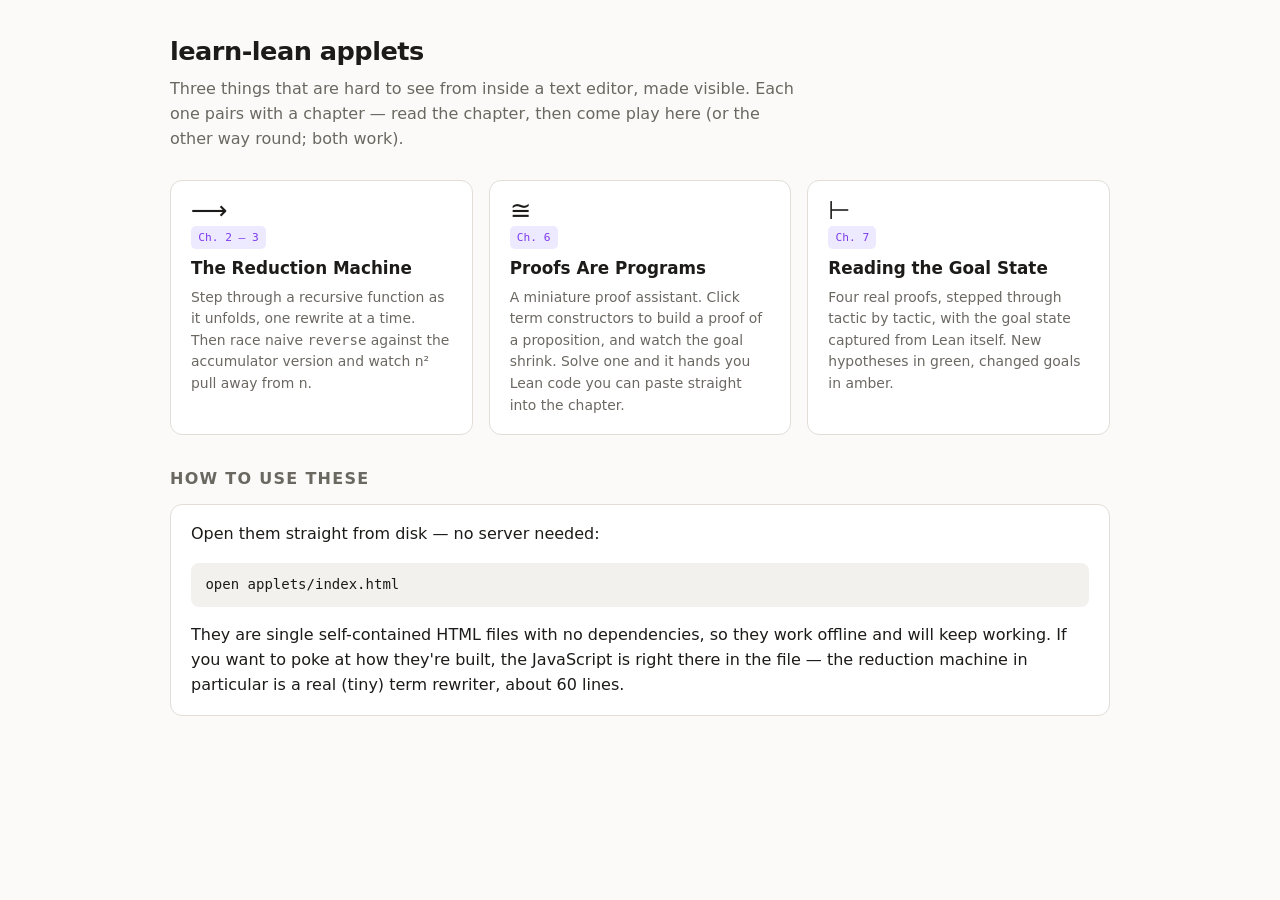
<file: applets/index.html>
<!doctype html>
<html lang="en">
<head>
<meta charset="utf-8">
<meta name="viewport" content="width=device-width, initial-scale=1">
<title>learn-lean applets</title>
<link rel="stylesheet" href="style.css">
<style>
  .cards { display: grid; grid-template-columns: repeat(auto-fit, minmax(260px, 1fr)); gap: 1rem; }
  .card {
    display: block; text-decoration: none; color: inherit;
    background: var(--panel); border: 1px solid var(--line);
    border-radius: 12px; padding: 1.1rem 1.25rem;
    transition: border-color .15s, transform .15s;
  }
  .card:hover { border-color: var(--accent); transform: translateY(-2px); }
  .card h3 { margin: .4rem 0 .35rem; font-size: 1.05rem; }
  .card p { margin: 0; font-size: .87rem; color: var(--ink-dim); }
  .chip {
    display: inline-block; font-family: var(--mono); font-size: .7rem;
    background: var(--accent-soft); color: var(--accent);
    padding: .15rem .45rem; border-radius: 5px;
  }
  .glyph { font-size: 1.6rem; line-height: 1; }
</style>
</head>
<body>
<div class="wrap">
<header>
  <h1>learn-lean applets</h1>
  <p class="sub">
    Three things that are hard to see from inside a text editor, made
    visible. Each one pairs with a chapter — read the chapter, then come
    play here (or the other way round; both work).
  </p>
</header>

<div class="cards">
  <a class="card" href="reduction.html">
    <div class="glyph">⟶</div>
    <span class="chip">Ch. 2 – 3</span>
    <h3>The Reduction Machine</h3>
    <p>Step through a recursive function as it unfolds, one rewrite at a
       time. Then race naive <code>reverse</code> against the accumulator
       version and watch n² pull away from n.</p>
  </a>

  <a class="card" href="curry-howard.html">
    <div class="glyph">≅</div>
    <span class="chip">Ch. 6</span>
    <h3>Proofs Are Programs</h3>
    <p>A miniature proof assistant. Click term constructors to build a
       proof of a proposition, and watch the goal shrink. Solve one and it
       hands you Lean code you can paste straight into the chapter.</p>
  </a>

  <a class="card" href="tactic-state.html">
    <div class="glyph">⊢</div>
    <span class="chip">Ch. 7</span>
    <h3>Reading the Goal State</h3>
    <p>Four real proofs, stepped through tactic by tactic, with the goal
       state captured from Lean itself. New hypotheses in green, changed
       goals in amber.</p>
  </a>
</div>

<h2>How to use these</h2>
<div class="panel">
<p style="margin-top:0">
  Open them straight from disk — no server needed:
</p>
<pre class="mono" style="background:var(--panel-2);padding:.7rem .9rem;border-radius:8px;overflow-x:auto">open applets/index.html</pre>
<p style="margin-bottom:0">
  They are single self-contained HTML files with no dependencies, so they
  work offline and will keep working. If you want to poke at how they're
  built, the JavaScript is right there in the file — the reduction machine
  in particular is a real (tiny) term rewriter, about 60 lines.
</p>
</div>
</div>
</body>
</html>
</file>
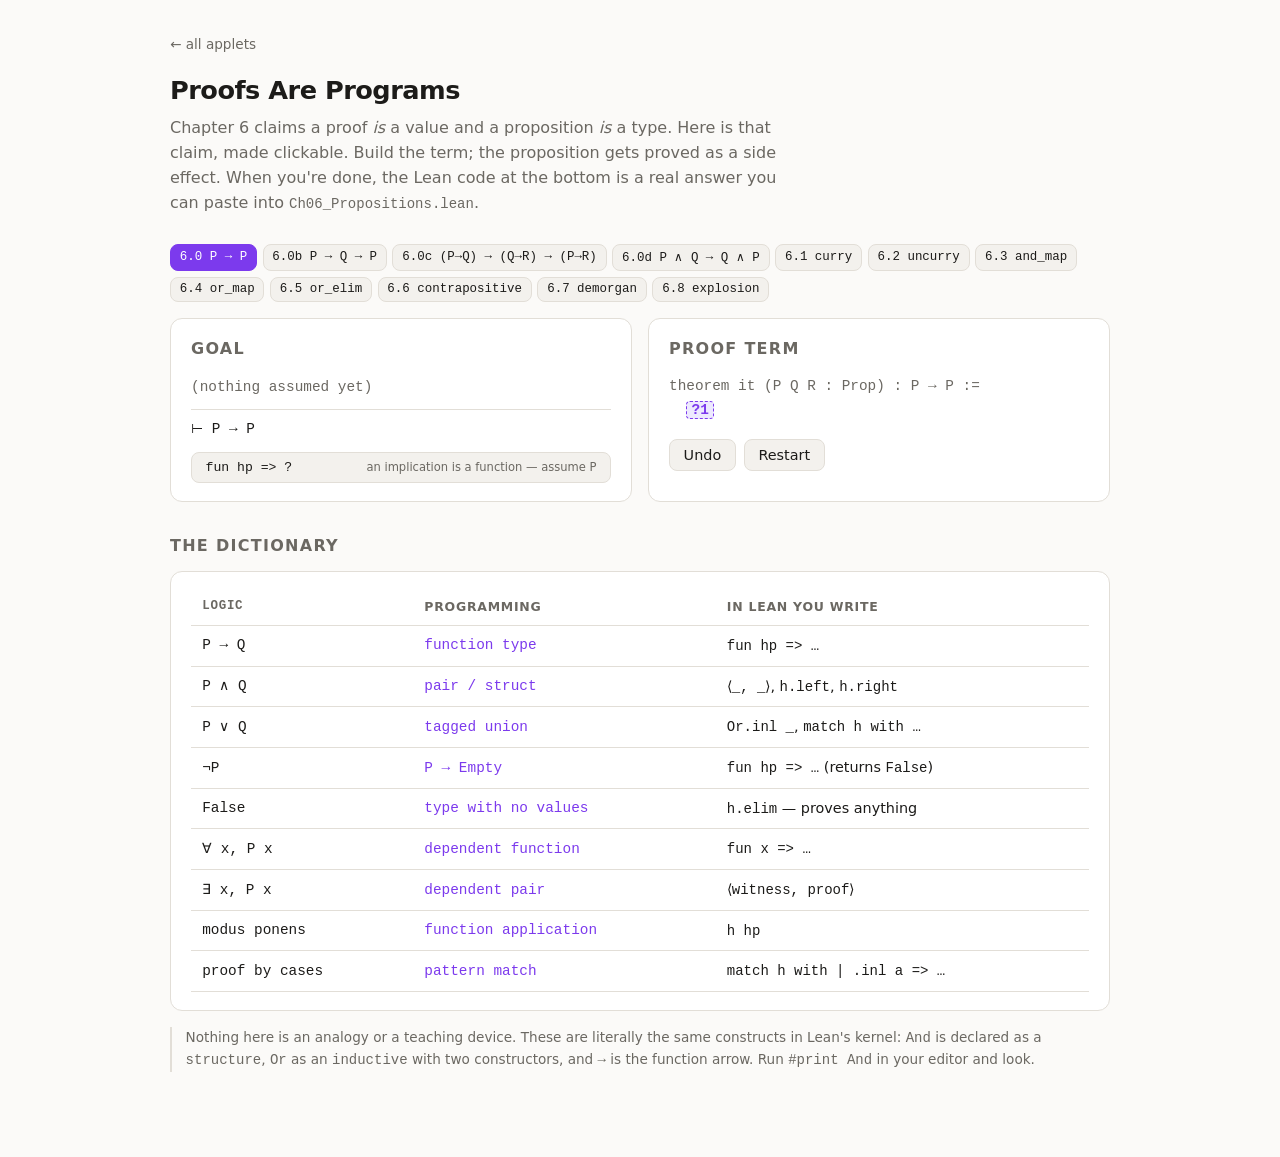
<file: applets/curry-howard.html>
<!doctype html>
<html lang="en">
<head>
<meta charset="utf-8">
<meta name="viewport" content="width=device-width, initial-scale=1">
<title>Proofs Are Programs — learn-lean</title>
<link rel="stylesheet" href="style.css">
<style>
  .split { display: grid; grid-template-columns: 1fr 1fr; gap: 1rem; }
  @media (max-width: 780px) { .split { grid-template-columns: 1fr; } }

  .goalbox { font-family: var(--mono); font-size: .9rem; }
  .ctx-line { padding: .15rem 0; }
  .ctx-line .nm { color: var(--accent); }
  .turnstile { border-top: 1px solid var(--line); margin: .5rem 0; padding-top: .5rem; }
  .goal-empty { color: var(--good); font-family: var(--sans); font-size: .9rem; }

  .term {
    font-family: var(--mono); font-size: .9rem;
    white-space: pre-wrap; word-break: break-word; line-height: 1.7;
  }
  .hole {
    background: var(--warn-soft); color: var(--warn);
    border: 1px dashed var(--warn); border-radius: 4px;
    padding: 0 .3em; font-weight: 600;
  }
  .hole.active { background: var(--accent-soft); color: var(--accent); border-color: var(--accent); }

  .moves { display: flex; flex-direction: column; gap: .4rem; margin-top: .75rem; }
  .move {
    text-align: left; font-family: var(--mono); font-size: .82rem;
    display: flex; justify-content: space-between; gap: 1rem; align-items: baseline;
  }
  .move .why { font-family: var(--sans); font-size: .72rem; color: var(--ink-dim); }

  .won {
    background: var(--good-soft); border-color: var(--good);
    color: var(--good); font-family: var(--sans); font-size: .9rem;
    padding: .7rem .9rem; border-radius: 8px; margin-top: .75rem;
  }
  .won code { color: var(--ink); display: block; margin-top: .4rem; }

  .puzzlist { display: flex; flex-wrap: wrap; gap: .35rem; margin-bottom: 1rem; }
  .puzzlist button { font-family: var(--mono); font-size: .78rem; padding: .3rem .55rem; }
  .puzzlist button.solved { border-color: var(--good); color: var(--good); }
  .puzzlist button.cur { background: var(--accent); color: #fff; border-color: var(--accent); }

  .corr td:first-child, .corr th:first-child { font-family: var(--mono); }
  .corr td:nth-child(2) { font-family: var(--mono); color: var(--accent); }
</style>
</head>
<body>
<div class="wrap">
<a class="back" href="index.html">← all applets</a>
<header>
  <h1>Proofs Are Programs</h1>
  <p class="sub">
    Chapter 6 claims a proof <em>is</em> a value and a proposition <em>is</em>
    a type. Here is that claim, made clickable. Build the term; the
    proposition gets proved as a side effect. When you're done, the Lean
    code at the bottom is a real answer you can paste into
    <code>Ch06_Propositions.lean</code>.
  </p>
</header>

<div class="puzzlist" id="puzzles"></div>

<div class="split">
  <div class="panel">
    <h2 style="margin-top:0">Goal</h2>
    <div class="goalbox" id="goal"></div>
    <div class="moves" id="moves"></div>
  </div>
  <div class="panel">
    <h2 style="margin-top:0">Proof term</h2>
    <div class="term" id="term"></div>
    <div id="won"></div>
    <div class="controls" style="margin-top:1rem; margin-bottom:0">
      <button id="undo">Undo</button>
      <button id="restart">Restart</button>
    </div>
  </div>
</div>

<h2>The dictionary</h2>
<div class="panel scroll-x">
<table class="corr">
  <tr><th>Logic</th><th>Programming</th><th>In Lean you write</th></tr>
  <tr><td>P → Q</td><td>function type</td><td><code>fun hp => …</code></td></tr>
  <tr><td>P ∧ Q</td><td>pair / struct</td><td><code>⟨_, _⟩</code>, <code>h.left</code>, <code>h.right</code></td></tr>
  <tr><td>P ∨ Q</td><td>tagged union</td><td><code>Or.inl _</code>, <code>match h with …</code></td></tr>
  <tr><td>¬P</td><td>P → Empty</td><td><code>fun hp => …</code> (returns <code>False</code>)</td></tr>
  <tr><td>False</td><td>type with no values</td><td><code>h.elim</code> — proves anything</td></tr>
  <tr><td>∀ x, P x</td><td>dependent function</td><td><code>fun x => …</code></td></tr>
  <tr><td>∃ x, P x</td><td>dependent pair</td><td><code>⟨witness, proof⟩</code></td></tr>
  <tr><td>modus ponens</td><td>function application</td><td><code>h hp</code></td></tr>
  <tr><td>proof by cases</td><td>pattern match</td><td><code>match h with | .inl a => … </code></td></tr>
</table>
</div>
<p class="note">
  Nothing here is an analogy or a teaching device. These are literally the
  same constructs in Lean's kernel: <code>And</code> is declared as a
  <code>structure</code>, <code>Or</code> as an <code>inductive</code> with
  two constructors, and <code>→</code> is the function arrow. Run
  <code>#print And</code> in your editor and look.
</p>
</div>

<script>
/* ========== propositions ========== */
const A  = n => ({ k: 'atom', n });
const IMP = (a, b) => ({ k: 'imp', a, b });
const AND = (a, b) => ({ k: 'and', a, b });
const OR  = (a, b) => ({ k: 'or', a, b });
const FALSE = { k: 'false' };
const NOT = a => IMP(a, FALSE);

const P = A('P'), Q = A('Q'), R = A('R');

const eq = (x, y) =>
  x.k !== y.k ? false :
  x.k === 'atom' ? x.n === y.n :
  x.k === 'false' ? true :
  eq(x.a, y.a) && eq(x.b, y.b);

/* precedence: ¬ 4 > ∧ 3 > ∨ 2 > → 1 */
function show(t, prec = 0) {
  let s, p;
  if (t.k === 'atom')  return t.n;
  if (t.k === 'false') return 'False';
  if (t.k === 'imp' && t.b.k === 'false') { s = '¬' + show(t.a, 4); p = 4; }
  else if (t.k === 'imp') { s = show(t.a, 2) + ' → ' + show(t.b, 1); p = 1; }
  else if (t.k === 'and') { s = show(t.a, 4) + ' ∧ ' + show(t.b, 4); p = 3; }
  else { s = show(t.a, 3) + ' ∨ ' + show(t.b, 3); p = 2; }
  return prec > p ? '(' + s + ')' : s;
}

/* ========== proof terms with holes ========== */
let holeSeq = 0;
const hole = (ctx, goal) => ({ k: 'hole', id: ++holeSeq, ctx, goal });

function renderTerm(t, activeId) {
  const h = s => `<span class="hole${t.id === activeId ? ' active' : ''}">${s}</span>`;
  switch (t.k) {
    case 'hole': return h('?' + t.id);
    case 'var':  return t.name;
    case 'lam':  return `fun ${t.binder} => ${renderTerm(t.body, activeId)}`;
    case 'pair': return `⟨${renderTerm(t.a, activeId)}, ${renderTerm(t.b, activeId)}⟩`;
    case 'inl':  return `Or.inl ${par(t.e, activeId)}`;
    case 'inr':  return `Or.inr ${par(t.e, activeId)}`;
    case 'app':  return [t.fn, ...t.args.map(a => par(a, activeId))].join(' ');
    case 'elim': return t.args.length
      ? `(${[t.fn, ...t.args.map(a => par(a, activeId))].join(' ')}).elim`
      : `${t.fn}.elim`;
    case 'match':
      return `match ${t.scrut} with\n`
        + `  | Or.inl ${t.ln} => ${renderTerm(t.lb, activeId)}\n`
        + `  | Or.inr ${t.rn} => ${renderTerm(t.rb, activeId)}`;
  }
}
const par = (t, a) => {
  const s = renderTerm(t, a);
  const simple = t.k === 'hole' || t.k === 'var';
  return simple ? s : '(' + s + ')';
};

function firstHole(t) {
  switch (t.k) {
    case 'hole': return t;
    case 'lam':  return firstHole(t.body);
    case 'pair': return firstHole(t.a) || firstHole(t.b);
    case 'inl': case 'inr': return firstHole(t.e);
    case 'app': case 'elim':
      for (const a of t.args) { const h = firstHole(a); if (h) return h; }
      return null;
    case 'match': return firstHole(t.lb) || firstHole(t.rb);
    default: return null;
  }
}

function fill(t, id, val) {
  if (t.k === 'hole') return t.id === id ? val : t;
  const c = { ...t };
  if (t.k === 'lam') c.body = fill(t.body, id, val);
  if (t.k === 'pair') { c.a = fill(t.a, id, val); c.b = fill(t.b, id, val); }
  if (t.k === 'inl' || t.k === 'inr') c.e = fill(t.e, id, val);
  if (t.k === 'app' || t.k === 'elim') c.args = t.args.map(a => fill(a, id, val));
  if (t.k === 'match') { c.lb = fill(t.lb, id, val); c.rb = fill(t.rb, id, val); }
  return c;
}

/* ========== available moves for a goal ========== */
function nameFor(type, ctx) {
  const base = type.k === 'atom' ? 'h' + type.n.toLowerCase()
             : type.k === 'imp' && type.b.k === 'false' ? 'hn'
             : 'h';
  let n = base, i = 1;
  while (ctx.some(c => c.name === n)) n = base + (++i);
  return n;
}

function moves(g) {
  const out = [];
  const { ctx, goal } = g;

  if (goal.k === 'imp') {
    const nm = nameFor(goal.a, ctx);
    out.push({
      label: `fun ${nm} => ?`,
      why: goal.b.k === 'false'
        ? `to prove ¬${show(goal.a,4)}, take a proof of ${show(goal.a)} and derive False`
        : `an implication is a function — assume ${show(goal.a)}`,
      apply: () => ({ k: 'lam', binder: nm,
        body: hole(ctx.concat({ name: nm, type: goal.a }), goal.b) })
    });
  }
  if (goal.k === 'and') {
    out.push({
      label: `⟨?, ?⟩`,
      why: 'a conjunction is a pair — prove each side',
      apply: () => ({ k: 'pair', a: hole(ctx, goal.a), b: hole(ctx, goal.b) })
    });
  }
  if (goal.k === 'or') {
    out.push({ label: `Or.inl ?`, why: `commit to the left: prove ${show(goal.a)}`,
      apply: () => ({ k: 'inl', e: hole(ctx, goal.a) }) });
    out.push({ label: `Or.inr ?`, why: `commit to the right: prove ${show(goal.b)}`,
      apply: () => ({ k: 'inr', e: hole(ctx, goal.b) }) });
  }

  for (const c of ctx) {
    if (eq(c.type, goal)) {
      out.push({ label: `exact ${c.name}`, why: 'this hypothesis is the goal',
        apply: () => ({ k: 'var', name: c.name }) });
    }
    /* Walk the arrow spine of `c`: applying it to 1, 2, ... arguments.
       If some prefix lands on the goal, that's an `apply`. If some prefix
       lands on False, that's a contradiction and closes any goal. */
    let rest = c.type, argTypes = [];
    while (rest.k === 'imp') {
      argTypes.push(rest.a);
      rest = rest.b;
      const holes = () => argTypes.map(a => hole(ctx, a));
      const call = `${c.name} ${argTypes.map(() => '?').join(' ')}`;
      if (eq(rest, goal)) {
        out.push({ label: call,
          why: `apply ${c.name} — leaves ${argTypes.map(a => show(a)).join(', ')} to prove`,
          apply: () => ({ k: 'app', fn: c.name, args: holes() }) });
        break;
      }
      if (rest.k === 'false' && goal.k !== 'false') {
        out.push({ label: `(${call}).elim`,
          why: `${c.name} yields a contradiction — and False proves anything`,
          apply: () => ({ k: 'elim', fn: c.name, args: holes() }) });
        break;
      }
    }
    if (c.type.k === 'false') {
      out.push({ label: `${c.name}.elim`, why: 'from False, anything follows',
        apply: () => ({ k: 'elim', fn: c.name, args: [] }) });
    }
    if (c.type.k === 'and' && !ctx.some(d => d.name === c.name + '.left')) {
      out.push({ label: `use ${c.name}.left / ${c.name}.right`,
        why: 'destructure the pair into your context',
        ctxOnly: () => ctx.concat(
          { name: c.name + '.left', type: c.type.a },
          { name: c.name + '.right', type: c.type.b }) });
    }
    if (c.type.k === 'or') {
      const ln = nameFor(c.type.a, ctx), rn = nameFor(c.type.b, ctx.concat({name:ln}));
      out.push({ label: `match ${c.name} with …`, why: 'proof by cases — handle both alternatives',
        apply: () => ({ k: 'match', scrut: c.name, ln, rn,
          lb: hole(ctx.filter(x => x.name !== c.name).concat({ name: ln, type: c.type.a }), goal),
          rb: hole(ctx.filter(x => x.name !== c.name).concat({ name: rn, type: c.type.b }), goal) }) });
    }
  }
  return out;
}

/* ========== puzzles ========== */
const PUZZLES = [
  ['6.0  P → P',                       IMP(P, P)],
  ['6.0b P → Q → P',                   IMP(P, IMP(Q, P))],
  ['6.0c (P→Q) → (Q→R) → (P→R)',       IMP(IMP(P,Q), IMP(IMP(Q,R), IMP(P,R)))],
  ['6.0d P ∧ Q → Q ∧ P',               IMP(AND(P,Q), AND(Q,P))],
  ['6.1  curry',                       IMP(IMP(AND(P,Q), R), IMP(P, IMP(Q, R)))],
  ['6.2  uncurry',                     IMP(IMP(P, IMP(Q,R)), IMP(AND(P,Q), R))],
  ['6.3  and_map',                     IMP(IMP(P,Q), IMP(AND(P,R), AND(Q,R)))],
  ['6.4  or_map',                      IMP(IMP(P,Q), IMP(OR(P,R), OR(Q,R)))],
  ['6.5  or_elim',                     IMP(IMP(P,R), IMP(IMP(Q,R), IMP(OR(P,Q), R)))],
  ['6.6  contrapositive',              IMP(IMP(P,Q), IMP(NOT(Q), NOT(P)))],
  ['6.7  demorgan',                    IMP(AND(NOT(P), NOT(Q)), NOT(OR(P,Q)))],
  ['6.8  explosion',                   IMP(AND(P, NOT(P)), Q)],
];

const $ = id => document.getElementById(id);
const solved = new Set();
let cur = 0, term, history;

function start(i) {
  cur = i; holeSeq = 0;
  term = hole([], PUZZLES[i][1]);
  history = [];
  draw();
}

function draw() {
  $('puzzles').innerHTML = PUZZLES.map((p, i) =>
    `<button data-i="${i}" class="${i === cur ? 'cur' : ''}${solved.has(i) ? ' solved' : ''}">${
      solved.has(i) ? '✓ ' : ''}${p[0]}</button>`).join('');
  [...$('puzzles').children].forEach(b => b.onclick = () => start(+b.dataset.i));

  const h = firstHole(term);
  $('term').innerHTML = `<span style="color:var(--ink-dim)">theorem it (P Q R : Prop) : ${show(PUZZLES[cur][1])} :=</span>\n  `
    + renderTerm(term, h ? h.id : null);

  if (!h) {
    solved.add(cur);
    $('goal').innerHTML = `<div class="goal-empty">No goals remaining. The term is complete —
      and because it type-checks, the proposition is proved.</div>`;
    $('moves').innerHTML = '';
    $('won').innerHTML = `<div class="won">Proved. Paste-ready Lean:
      <code>theorem it (P Q R : Prop) : ${escapeHtml(show(PUZZLES[cur][1]))} :=\n  ${escapeHtml(renderTerm(term, null)).replace(/\n/g, '\n  ')}</code></div>`;
    return;
  }
  $('won').innerHTML = '';

  const ctxHtml = h.ctx.length
    ? h.ctx.map(c => `<div class="ctx-line"><span class="nm">${c.name}</span> : ${escapeHtml(show(c.type))}</div>`).join('')
    : `<div class="ctx-line" style="color:var(--ink-dim)">(nothing assumed yet)</div>`;
  $('goal').innerHTML = ctxHtml
    + `<div class="turnstile">⊢ ${escapeHtml(show(h.goal))}</div>`;

  const ms = moves(h);
  $('moves').innerHTML = ms.length
    ? ms.map((m, i) => `<button class="move" data-m="${i}"><span>${escapeHtml(m.label)}</span><span class="why">${escapeHtml(m.why)}</span></button>`).join('')
    : `<div class="note">No moves available — this branch is stuck. Undo and
       try a different shape. (Getting stuck is real information: some true-looking
       propositions are not constructively provable at all.)</div>`;

  [...$('moves').querySelectorAll('button')].forEach(b => b.onclick = () => {
    const m = ms[+b.dataset.m];
    history.push(JSON.parse(JSON.stringify({ term, holeSeq })));
    if (m.ctxOnly) {
      const nctx = m.ctxOnly();
      term = fill(term, h.id, hole(nctx, h.goal));
    } else {
      term = fill(term, h.id, m.apply());
    }
    draw();
  });
}

const escapeHtml = s => String(s).replace(/&/g,'&amp;').replace(/</g,'&lt;').replace(/>/g,'&gt;');

$('undo').onclick = () => { const p = history.pop(); if (p) { term = p.term; holeSeq = p.holeSeq; draw(); } };
$('restart').onclick = () => start(cur);
start(0);
</script>
</body>
</html>
</file>
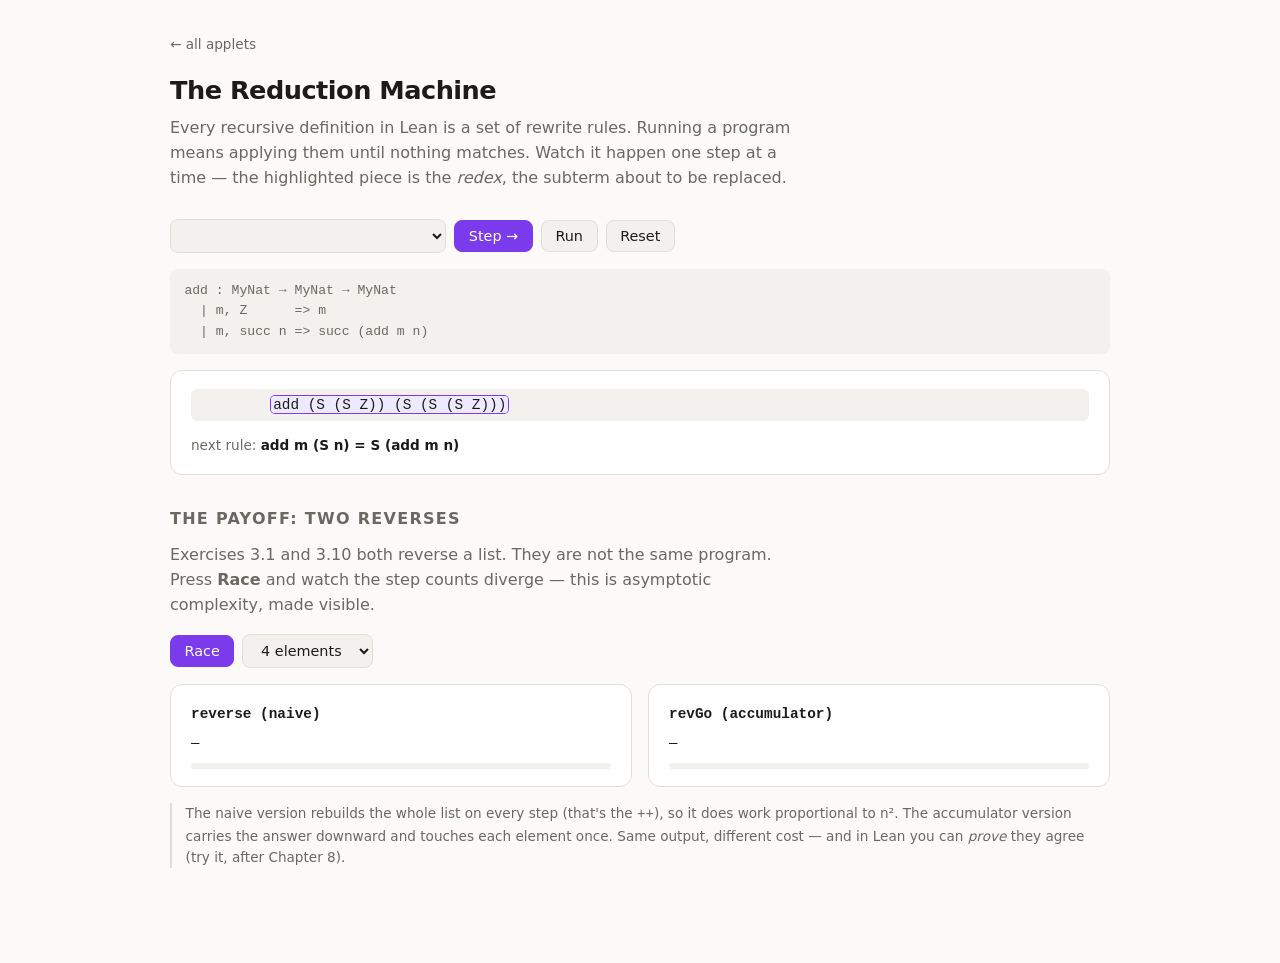
<file: applets/reduction.html>
<!doctype html>
<html lang="en">
<head>
<meta charset="utf-8">
<meta name="viewport" content="width=device-width, initial-scale=1">
<title>The Reduction Machine — learn-lean</title>
<link rel="stylesheet" href="style.css">
<style>
  .trace { font-family: var(--mono); font-size: .9rem; }
  .step {
    display: grid;
    grid-template-columns: 2.2rem 1.6rem 1fr;
    gap: .5rem;
    padding: .3rem .2rem;
    border-radius: 6px;
    align-items: baseline;
    animation: slide .18s ease-out;
  }
  @keyframes slide { from { opacity: 0; transform: translateY(-4px); } to { opacity: 1; } }
  .step:nth-child(odd) { background: var(--panel-2); }
  .step .n { color: var(--ink-dim); font-size: .75rem; text-align: right; }
  .step .eq { color: var(--ink-dim); }
  .step .term { word-break: break-word; }
  .step.done .eq { color: var(--good); }
  .rule {
    grid-column: 3;
    font-size: .72rem;
    color: var(--accent);
    font-family: var(--sans);
    margin-top: .1rem;
  }
  .defs {
    font-family: var(--mono);
    font-size: .82rem;
    white-space: pre;
    color: var(--ink-dim);
    background: var(--panel-2);
    border-radius: 8px;
    padding: .75rem .9rem;
    margin-bottom: 1rem;
    overflow-x: auto;
  }
  .status { font-size: .85rem; color: var(--ink-dim); margin-top: .9rem; }
  .status b { color: var(--ink); }
  .race { display: grid; grid-template-columns: 1fr 1fr; gap: 1rem; }
  @media (max-width: 720px) { .race { grid-template-columns: 1fr; } }
  .race .panel h3 { margin: 0 0 .5rem; font-size: .9rem; font-family: var(--mono); }
  .bar { height: 6px; background: var(--panel-2); border-radius: 3px; overflow: hidden; margin-top: .5rem; }
  .bar > div { height: 100%; background: var(--accent); transition: width .2s; }
</style>
</head>
<body>
<div class="wrap">
<a class="back" href="index.html">← all applets</a>
<header>
  <h1>The Reduction Machine</h1>
  <p class="sub">
    Every recursive definition in Lean is a set of rewrite rules. Running a
    program means applying them until nothing matches. Watch it happen one
    step at a time — the highlighted piece is the <em>redex</em>, the
    subterm about to be replaced.
  </p>
</header>

<div class="controls">
  <select id="pick"></select>
  <button id="step" class="primary">Step →</button>
  <button id="auto">Run</button>
  <button id="reset">Reset</button>
</div>

<div class="defs" id="defs"></div>
<div class="panel">
  <div class="trace" id="trace"></div>
  <div class="status" id="status"></div>
</div>

<h2>The payoff: two reverses</h2>
<p class="sub" style="margin-bottom:1rem">
  Exercises 3.1 and 3.10 both reverse a list. They are not the same program.
  Press <b>Race</b> and watch the step counts diverge — this is asymptotic
  complexity, made visible.
</p>
<div class="controls"><button id="race" class="primary">Race</button>
  <select id="racelen">
    <option value="3">3 elements</option>
    <option value="4" selected>4 elements</option>
    <option value="5">5 elements</option>
    <option value="6">6 elements</option>
  </select>
</div>
<div class="race">
  <div class="panel">
    <h3>reverse (naive)</h3>
    <div class="mono" id="r1">—</div>
    <div class="bar"><div id="b1" style="width:0"></div></div>
  </div>
  <div class="panel">
    <h3>revGo (accumulator)</h3>
    <div class="mono" id="r2">—</div>
    <div class="bar"><div id="b2" style="width:0"></div></div>
  </div>
</div>
<p class="note">
  The naive version rebuilds the whole list on every step (that's the
  <code>++</code>), so it does work proportional to n². The accumulator
  version carries the answer downward and touches each element once.
  Same output, different cost — and in Lean you can <em>prove</em> they
  agree (try it, after Chapter 8).
</p>

</div>

<script>
/* ---------- terms ---------------------------------------------------------
   A term is either a string (an atom/variable/number) or an array
   [head, ...args]. That's the whole representation.                        */

const isApp = t => Array.isArray(t);
const head  = t => isApp(t) ? t[0] : null;

/* ---------- rewrite rules -------------------------------------------------
   Each rule is [name, matcher]. The matcher gets a term and returns the
   rewritten term, or null if it doesn't apply. Leftmost-outermost order.  */

const num = t => (typeof t === 'string' && /^\d+$/.test(t)) ? parseInt(t) : null;

const RULES = [
  // Peano naturals
  ['add m Z = m',            t => head(t)==='add' && t[2]==='Z' ? t[1] : null],
  ['add m (S n) = S (add m n)',
                             t => head(t)==='add' && head(t[2])==='S' ? ['S', ['add', t[1], t[2][1]]] : null],
  ['mul m Z = Z',            t => head(t)==='mul' && t[2]==='Z' ? 'Z' : null],
  ['mul m (S n) = add (mul m n) m',
                             t => head(t)==='mul' && head(t[2])==='S' ? ['add', ['mul', t[1], t[2][1]], t[1]] : null],

  // lists
  ['length [] = 0',          t => head(t)==='length' && t[1]==='nil' ? '0' : null],
  ['length (h :: t) = 1 + length t',
                             t => head(t)==='length' && head(t[1])==='cons' ? ['+', '1', ['length', t[1][2]]] : null],

  ['map f [] = []',          t => head(t)==='map' && t[2]==='nil' ? 'nil' : null],
  ['map f (h :: t) = f h :: map f t',
                             t => head(t)==='map' && head(t[2])==='cons'
                                  ? ['cons', [t[1], t[2][1]], ['map', t[1], t[2][2]]] : null],

  ['foldr f i [] = i',       t => head(t)==='foldr' && t[3]==='nil' ? t[2] : null],
  ['foldr f i (h :: t) = f h (foldr f i t)',
                             t => head(t)==='foldr' && head(t[3])==='cons'
                                  ? [t[1], t[3][1], ['foldr', t[1], t[2], t[3][2]]] : null],

  ['[] ++ ys = ys',          t => head(t)==='++' && t[1]==='nil' ? t[2] : null],
  ['(x :: xs) ++ ys = x :: (xs ++ ys)',
                             t => head(t)==='++' && head(t[1])==='cons'
                                  ? ['cons', t[1][1], ['++', t[1][2], t[2]]] : null],

  ['reverse [] = []',        t => head(t)==='reverse' && t[1]==='nil' ? 'nil' : null],
  ['reverse (x :: xs) = reverse xs ++ [x]',
                             t => head(t)==='reverse' && head(t[1])==='cons'
                                  ? ['++', ['reverse', t[1][2]], ['cons', t[1][1], 'nil']] : null],

  ['revGo [] acc = acc',     t => head(t)==='revGo' && t[1]==='nil' ? t[2] : null],
  ['revGo (x :: xs) acc = revGo xs (x :: acc)',
                             t => head(t)==='revGo' && head(t[1])==='cons'
                                  ? ['revGo', t[1][2], ['cons', t[1][1], t[2]]] : null],

  // arithmetic on concrete numerals, so traces stay readable
  ['arithmetic',             t => {
      if (head(t) !== '+' && head(t) !== '*') return null;
      const a = num(t[1]), b = num(t[2]);
      if (a === null || b === null) return null;
      return String(head(t) === '+' ? a + b : a * b);
  }],
  ['double x = x * 2',       t => head(t)==='double' ? ['*', t[1], '2'] : null],
];

/* find the leftmost-outermost redex; returns {path, rule, result} or null */
function findRedex(t, path = []) {
  for (const [name, fn] of RULES) {
    const r = fn(t);
    if (r !== null && r !== undefined) return { path, rule: name, result: r };
  }
  if (isApp(t)) {
    for (let i = 1; i < t.length; i++) {
      const found = findRedex(t[i], path.concat(i));
      if (found) return found;
    }
  }
  return null;
}

function replaceAt(t, path, val) {
  if (path.length === 0) return val;
  const copy = t.slice();
  copy[path[0]] = replaceAt(t[path[0]], path.slice(1), val);
  return copy;
}

/* ---------- printing ------------------------------------------------------ */

const esc = s => String(s).replace(/&/g,'&amp;').replace(/</g,'&lt;').replace(/>/g,'&gt;');

/* Try to print a cons-chain as [a, b, c]; returns null if not a proper list. */
function asList(t) {
  const out = [];
  while (true) {
    if (t === 'nil') return out;
    if (head(t) === 'cons') { out.push(t[1]); t = t[2]; }
    else return null;
  }
}

function print(t, path, mark, prec = 0) {
  const hit = mark && path.length === mark.length && path.every((v, i) => v === mark[i]);
  const wrapMark = s => hit ? `<mark>${s}</mark>` : s;
  const at = i => path.concat(i);

  if (!isApp(t)) return wrapMark(esc(t));

  const h = t[0];

  // list literal
  const lst = asList(t);
  if (lst) {
    // only render as a literal if no marked node lives inside it
    const inside = mark && mark.length > path.length && mark.slice(0, path.length).every((v,i)=>v===path[i]);
    if (!inside) {
      return wrapMark('[' + lst.map(e => print(e, [], null)).join(', ') + ']');
    }
  }

  let body;
  if (h === 'cons') {
    body = `${print(t[1], at(1), mark, 5)} :: ${print(t[2], at(2), mark, 4)}`;
    if (prec > 4) body = `(${body})`;
  } else if (h === '++' || h === '+' || h === '*') {
    body = `${print(t[1], at(1), mark, 6)} ${esc(h)} ${print(t[2], at(2), mark, 6)}`;
    if (prec > 5) body = `(${body})`;
  } else {
    const args = t.slice(1).map((a, i) => print(a, at(i + 1), mark, 10)).join(' ');
    body = `${esc(h)} ${args}`;
    if (prec > 9) body = `(${body})`;
  }
  return wrapMark(body);
}

/* ---------- programs ------------------------------------------------------ */

const L = (...xs) => xs.reduceRight((acc, x) => ['cons', x, acc], 'nil');
const peano = n => n === 0 ? 'Z' : ['S', peano(n - 1)];

const PROGRAMS = {
  'add 2 3  (Peano naturals)': {
    defs: `add : MyNat → MyNat → MyNat
  | m, Z      => m
  | m, succ n => succ (add m n)`,
    term: ['add', peano(2), peano(3)],
  },
  'mul 2 3  (Peano naturals)': {
    defs: `mul : MyNat → MyNat → MyNat
  | m, Z      => Z
  | m, succ n => add (mul m n) m`,
    term: ['mul', peano(2), peano(3)],
  },
  'length [7, 8, 9]': {
    defs: `length : List α → Nat
  | []     => 0
  | _ :: t => 1 + length t`,
    term: ['length', L('7', '8', '9')],
  },
  'map double [1, 2, 3]': {
    defs: `map (f : α → β) : List α → List β
  | []     => []
  | h :: t => f h :: map f t`,
    term: ['map', 'double', L('1', '2', '3')],
  },
  'foldr (+) 0 [1, 2, 3]': {
    defs: `foldr (f : α → β → β) (init : β) : List α → β
  | []     => init
  | h :: t => f h (foldr f init t)

Watch how the whole list is unpacked *before* any
addition happens. That's why foldr on a huge list
can blow the stack.`,
    term: ['foldr', '+', '0', L('1', '2', '3')],
  },
  'reverse [1, 2, 3]  (naive)': {
    defs: `reverse : List α → List α
  | []      => []
  | x :: xs => reverse xs ++ [x]

(++) : List α → List α → List α
  | [],      ys => ys
  | x :: xs, ys => x :: (xs ++ ys)`,
    term: ['reverse', L('1', '2', '3')],
  },
  'revGo [1, 2, 3] []  (accumulator)': {
    defs: `revGo : List α → List α → List α
  | [],      acc => acc
  | x :: xs, acc => revGo xs (x :: acc)`,
    term: ['revGo', L('1', '2', '3'), 'nil'],
  },
};

/* ---------- driver -------------------------------------------------------- */

const $ = id => document.getElementById(id);
let current, steps, timer = null;

function load(name) {
  clearInterval(timer); timer = null;
  current = name;
  $('pick').value = name;
  $('auto').textContent = 'Run';
  $('defs').textContent = PROGRAMS[name].defs;
  steps = [{ term: PROGRAMS[name].term, rule: null }];
  render();
}

function render() {
  const html = steps.map((s, i) => {
    const last = i === steps.length - 1;
    const redex = last ? findRedex(s.term) : null;
    const mark = last && redex ? redex.path : null;
    const eq = i === 0 ? '' : '=';
    const done = last && !redex;
    return `<div class="step${done ? ' done' : ''}">
      <span class="n">${i === 0 ? '' : i}</span>
      <span class="eq">${done && i > 0 ? '=' : eq}</span>
      <span class="term">${print(s.term, [], mark)}</span>
      ${s.rule ? `<span class="rule">↑ ${esc(s.rule)}</span>` : ''}
    </div>`;
  }).join('');
  $('trace').innerHTML = html;

  const redex = findRedex(steps[steps.length - 1].term);
  $('step').disabled = !redex;
  $('auto').disabled = !redex;
  $('status').innerHTML = redex
    ? `next rule: <b>${esc(redex.rule)}</b>`
    : `<b>normal form</b> — nothing left to rewrite. ${steps.length - 1} steps.`;
}

function step() {
  const cur = steps[steps.length - 1].term;
  const r = findRedex(cur);
  if (!r) { clearInterval(timer); timer = null; return false; }
  steps.push({ term: replaceAt(cur, r.path, r.result), rule: r.rule });
  render();
  return true;
}

$('pick').innerHTML = Object.keys(PROGRAMS).map(k => `<option>${esc(k)}</option>`).join('');
$('pick').onchange = e => load(e.target.value);
$('step').onclick = step;
$('reset').onclick = () => load(current);
$('auto').onclick = () => {
  if (timer) { clearInterval(timer); timer = null; $('auto').textContent = 'Run'; return; }
  $('auto').textContent = 'Pause';
  timer = setInterval(() => { if (!step()) $('auto').textContent = 'Run'; }, 350);
};

/* ---------- the race ------------------------------------------------------ */

function countSteps(term, cap = 20000) {
  let n = 0;
  while (n < cap) {
    const r = findRedex(term);
    if (!r) break;
    term = replaceAt(term, r.path, r.result);
    n++;
  }
  return n;
}

$('race').onclick = () => {
  const len = parseInt($('racelen').value);
  const xs = L(...Array.from({ length: len }, (_, i) => String(i + 1)));
  const a = countSteps(['reverse', xs]);
  const b = countSteps(['revGo', xs, 'nil']);
  const max = Math.max(a, b);
  $('r1').textContent = `${a} steps  (n=${len})`;
  $('r2').textContent = `${b} steps  (n=${len})`;
  $('b1').style.width = (100 * a / max) + '%';
  $('b2').style.width = (100 * b / max) + '%';
};

load(Object.keys(PROGRAMS)[0]);
</script>
</body>
</html>
</file>
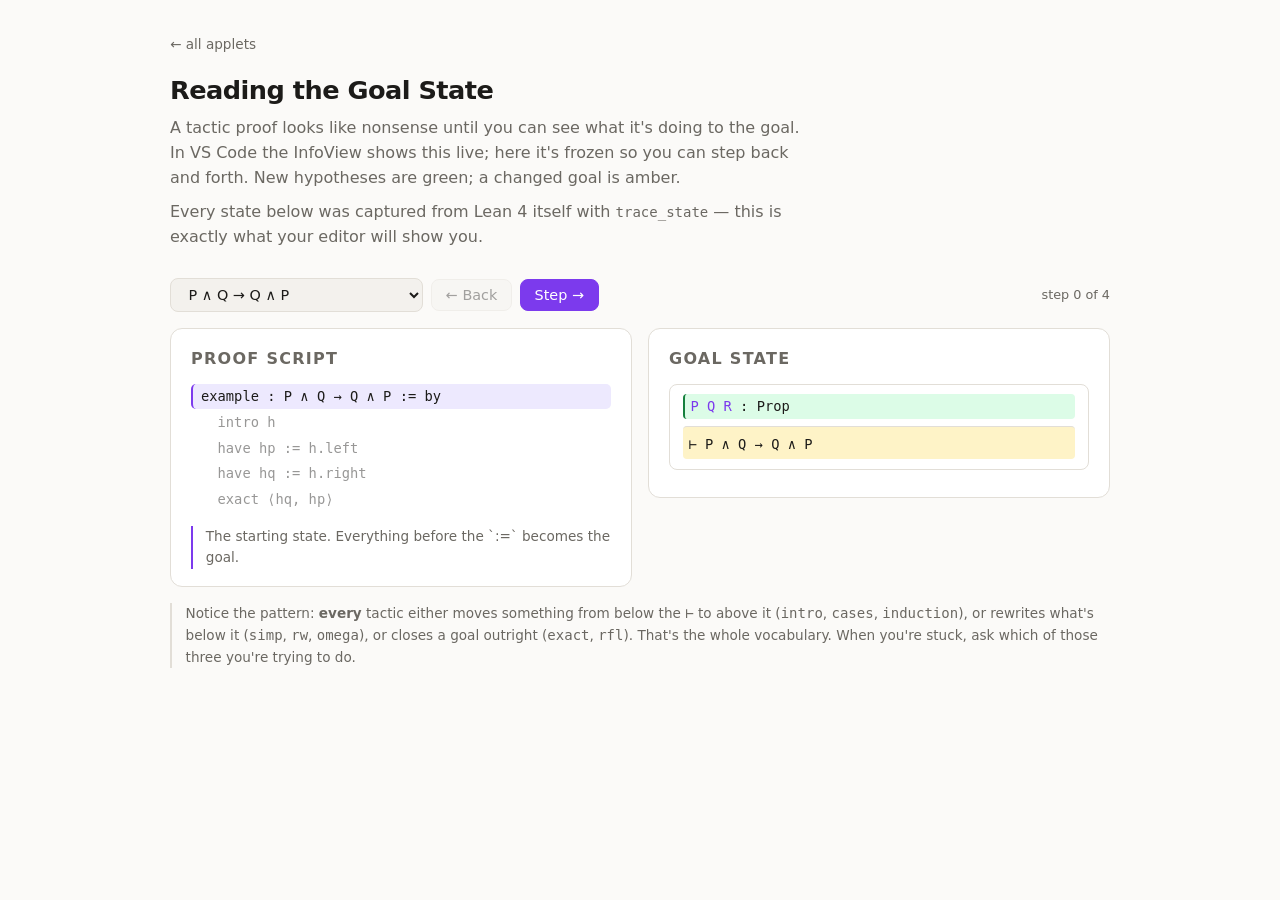
<file: applets/tactic-state.html>
<!doctype html>
<html lang="en">
<head>
<meta charset="utf-8">
<meta name="viewport" content="width=device-width, initial-scale=1">
<title>Reading the Goal State — learn-lean</title>
<link rel="stylesheet" href="style.css">
<style>
  .split { display: grid; grid-template-columns: 1fr 1fr; gap: 1rem; align-items: start; }
  @media (max-width: 820px) { .split { grid-template-columns: 1fr; } }

  .script { font-family: var(--mono); font-size: .86rem; line-height: 1.75; }
  .line {
    padding: .05rem .5rem; border-radius: 5px; cursor: pointer;
    white-space: pre; border-left: 2px solid transparent;
  }
  .line:hover { background: var(--panel-2); }
  .line.cur { background: var(--accent-soft); border-left-color: var(--accent); }
  .line.past { color: var(--ink-dim); }
  .line.future { opacity: .45; }

  .state { font-family: var(--mono); font-size: .86rem; }
  .goalcard { border: 1px solid var(--line); border-radius: 8px; padding: .6rem .8rem; margin-bottom: .6rem; }
  .goalcard.faded { opacity: .5; }
  .casename { font-size: .72rem; color: var(--accent); text-transform: uppercase; letter-spacing: .06em; margin-bottom: .3rem; }
  .hyp { padding: .1rem .35rem; border-radius: 4px; border-left: 2px solid transparent; }
  .hyp.new { background: var(--good-soft); border-left-color: var(--good); }
  .hyp .nm { color: var(--accent); }
  .turn { border-top: 1px solid var(--line); margin-top: .45rem; padding-top: .45rem; }
  .turn.changed { background: var(--warn-soft); border-radius: 4px; padding: .45rem .35rem .25rem; }
  .nogoals { color: var(--good); font-family: var(--sans); }

  .why { font-size: .85rem; color: var(--ink-dim); margin-top: .9rem;
         border-left: 2px solid var(--accent); padding-left: .8rem; min-height: 3em; }
  .counter { font-size: .8rem; color: var(--ink-dim); margin-left: auto; }
</style>
</head>
<body>
<div class="wrap">
<a class="back" href="index.html">← all applets</a>
<header>
  <h1>Reading the Goal State</h1>
  <p class="sub">
    A tactic proof looks like nonsense until you can see what it's doing to
    the goal. In VS Code the InfoView shows this live; here it's frozen so
    you can step back and forth. New hypotheses are green; a changed goal
    is amber.
  </p>
  <p class="sub" style="margin-top:.6rem">
    Every state below was captured from Lean 4 itself with
    <code>trace_state</code> — this is exactly what your editor will show you.
  </p>
</header>

<div class="controls">
  <select id="pick"></select>
  <button id="prev">← Back</button>
  <button id="next" class="primary">Step →</button>
  <span class="counter" id="counter"></span>
</div>

<div class="split">
  <div class="panel">
    <h2 style="margin-top:0">Proof script</h2>
    <div class="script" id="script"></div>
    <div class="why" id="why"></div>
  </div>
  <div class="panel">
    <h2 style="margin-top:0">Goal state</h2>
    <div class="state" id="state"></div>
  </div>
</div>

<p class="note">
  Notice the pattern: <b>every</b> tactic either moves something from below
  the <code>⊢</code> to above it (<code>intro</code>, <code>cases</code>,
  <code>induction</code>), or rewrites what's below it (<code>simp</code>,
  <code>rw</code>, <code>omega</code>), or closes a goal outright
  (<code>exact</code>, <code>rfl</code>). That's the whole vocabulary.
  When you're stuck, ask which of those three you're trying to do.
</p>
</div>

<script>
/* Goal states below were produced by running the proofs through Lean with
   `trace_state` between tactics — not written by hand. */

const H = (nm, ty) => ({ nm, ty });
const G = (hyps, goal, cse) => ({ hyps, goal, cse });

const PROOFS = {
  'P ∧ Q → Q ∧ P': [
    { line: 'example : P ∧ Q → Q ∧ P := by', why:
      'The starting state. Everything before the `:=` becomes the goal.',
      goals: [G([H('P Q R','Prop')], 'P ∧ Q → Q ∧ P')] },
    { line: '  intro h', why:
      '`intro` takes the antecedent of the arrow and makes it a hypothesis. In term mode this was `fun h => …` — same move, other notation.',
      goals: [G([H('P Q R','Prop'), H('h','P ∧ Q')], 'Q ∧ P')] },
    { line: '  have hp := h.left', why:
      '`have` names an intermediate result. `h.left` is field access on the And-structure — pure Chapter 4 syntax.',
      goals: [G([H('P Q R','Prop'), H('h','P ∧ Q'), H('hp','P')], 'Q ∧ P')] },
    { line: '  have hq := h.right', why:
      'Same again for the other field. Now everything the goal needs is sitting in the context.',
      goals: [G([H('P Q R','Prop'), H('h','P ∧ Q'), H('hp','P'), H('hq','Q')], 'Q ∧ P')] },
    { line: '  exact ⟨hq, hp⟩', why:
      '`exact` supplies a term of exactly the goal type — here the anonymous constructor for a pair, with the components swapped. No goals left.',
      goals: [] },
  ],

  '0 + n = n  (induction)': [
    { line: 'theorem zero_add\' (n : Nat) : 0 + n = n := by', why:
      'Note this is NOT true by `rfl`. Lean\'s `+` recurses on its second argument, so `0 + n` is stuck until we know the shape of `n`.',
      goals: [G([H('n','Nat')], '0 + n = n')] },
    { line: '  induction n with', why:
      'One goal per constructor of `Nat`. The `succ` case comes with an induction hypothesis `ih` for free — that\'s the whole power of the tactic.',
      goals: [G([], '0 + 0 = 0', 'zero'),
              G([H('k','Nat'), H('ih','0 + k = k')], '0 + (k + 1) = k + 1', 'succ')] },
    { line: '  | zero => rfl', why:
      '`0 + 0` computes to `0`, so both sides are literally the same term. `rfl` closes it. First goal gone.',
      goals: [G([H('k','Nat'), H('ih','0 + k = k')], '0 + (k + 1) = k + 1', 'succ')] },
    { line: '  | succ k ih => simp', why:
      '`simp` rewrites with the library\'s simp set until the two sides match. Try replacing it with `simp [ih]` and watch Lean tell you `ih` was not even needed.',
      goals: [] },
  ],

  'P ∧ (Q ∨ R) → (P∧Q) ∨ (P∧R)': [
    { line: 'example : P ∧ (Q ∨ R) → (P ∧ Q) ∨ (P ∧ R) := by', why:
      'Distributivity. The shape of the goal tells you the plan: intro, then case-split on the disjunction.',
      goals: [G([H('P Q R','Prop')], 'P ∧ (Q ∨ R) → P ∧ Q ∨ P ∧ R')] },
    { line: '  intro ⟨hp, hqr⟩', why:
      '`intro` accepts a pattern, so you can destructure the conjunction on the way in. One tactic doing the work of two.',
      goals: [G([H('P Q R','Prop'), H('hp','P'), H('hqr','Q ∨ R')], 'P ∧ Q ∨ P ∧ R')] },
    { line: '  cases hqr with', why:
      'Case analysis on an `∨` — two goals, one per constructor. The disjunct becomes a hypothesis in each branch.',
      goals: [G([H('P Q R','Prop'), H('hp','P'), H('hq','Q')], 'P ∧ Q ∨ P ∧ R', 'inl'),
              G([H('P Q R','Prop'), H('hp','P'), H('hr','R')], 'P ∧ Q ∨ P ∧ R', 'inr')] },
    { line: '  | inl hq => left', why:
      'In this branch we have `Q`, so we commit to the left disjunct. `left` narrows the goal — this is `Or.inl` from Chapter 6.',
      goals: [G([H('P Q R','Prop'), H('hp','P'), H('hq','Q')], 'P ∧ Q', 'inl'),
              G([H('P Q R','Prop'), H('hp','P'), H('hr','R')], 'P ∧ Q ∨ P ∧ R', 'inr')] },
    { line: '             exact ⟨hp, hq⟩', why:
      'Pair them up. Left branch closed; the `inr` goal is all that remains.',
      goals: [G([H('P Q R','Prop'), H('hp','P'), H('hr','R')], 'P ∧ Q ∨ P ∧ R', 'inr')] },
    { line: '  | inr hr => right; exact ⟨hp, hr⟩', why:
      'The mirror image. `;` just sequences two tactics on one line.',
      goals: [] },
  ],

  'length of xs ++ ys': [
    { line: 'theorem length_append (xs ys : List α) :', why:
      'A real fact about a real function — the kind of thing Chapter 8 is made of.',
      goals: [G([H('α','Type u_1'), H('xs ys','List α')], '(xs ++ ys).length = xs.length + ys.length')] },
    { line: '  induction xs with', why:
      'Induct on `xs`, because `++` recurses on its first argument. Picking the right thing to induct on is most of the skill.',
      goals: [G([H('α','Type u_1'), H('ys','List α')], '([] ++ ys).length = [].length + ys.length', 'nil'),
              G([H('α','Type u_1'), H('ys','List α'), H('h','α'), H('t','List α'),
                 H('ih','(t ++ ys).length = t.length + ys.length')],
                '(h :: t ++ ys).length = (h :: t).length + ys.length', 'cons')] },
    { line: '  | nil => simp', why:
      '`[] ++ ys` is `ys` and `[].length` is `0`, both by definition. `simp` knows all of it.',
      goals: [G([H('α','Type u_1'), H('ys','List α'), H('h','α'), H('t','List α'),
                 H('ih','(t ++ ys).length = t.length + ys.length')],
                '(h :: t ++ ys).length = (h :: t).length + ys.length', 'cons')] },
    { line: '  | cons h t ih => simp [ih]', why:
      'Feeding `ih` to `simp` rewrites the recursive occurrence away. What is left is pure arithmetic — note the goal has no lists in it any more.',
      goals: [G([H('α','Type u_1'), H('ys','List α'), H('h','α'), H('t','List α'),
                 H('ih','(t ++ ys).length = t.length + ys.length')],
                't.length + ys.length + 1 = t.length + 1 + ys.length', 'cons')] },
    { line: '                    omega', why:
      'Associativity and commutativity of `+`. You could grind through it by hand with `Nat.add_comm`; `omega` just decides it. This division of labour — you find the structure, the tactic does the algebra — is what proving in Lean feels like.',
      goals: [] },
  ],
};

const $ = id => document.getElementById(id);
const esc = s => String(s).replace(/&/g,'&amp;').replace(/</g,'&lt;').replace(/>/g,'&gt;');
let cur = null, idx = 0;

function load(name) { cur = name; idx = 0; draw(); }

function draw() {
  const steps = PROOFS[cur];
  $('pick').value = cur;
  $('script').innerHTML = steps.map((s, i) =>
    `<div class="line ${i === idx ? 'cur' : i < idx ? 'past' : 'future'}" data-i="${i}">${esc(s.line)}</div>`
  ).join('');
  [...$('script').children].forEach(el => el.onclick = () => { idx = +el.dataset.i; draw(); });

  $('why').textContent = steps[idx].why;
  $('counter').textContent = `step ${idx} of ${steps.length - 1}`;
  $('prev').disabled = idx === 0;
  $('next').disabled = idx === steps.length - 1;

  const goals = steps[idx].goals;
  const prev = idx > 0 ? steps[idx - 1].goals : [];

  if (!goals.length) {
    $('state').innerHTML = `<div class="nogoals">No goals.<br><span style="color:var(--ink-dim)">
      Lean has assembled a complete proof term. The theorem is proved.</span></div>`;
    return;
  }

  $('state').innerHTML = goals.map((g, gi) => {
    /* a hypothesis is "new" if no goal in the previous state had it */
    const wasThere = h => prev.some(pg => pg.hyps.some(p => p.nm === h.nm && p.ty === h.ty));
    const goalChanged = !prev.some(pg => pg.goal === g.goal);
    return `<div class="goalcard${gi > 0 ? ' faded' : ''}">
      ${g.cse ? `<div class="casename">case ${esc(g.cse)}</div>` : ''}
      ${g.hyps.map(h => `<div class="hyp${wasThere(h) ? '' : ' new'}"><span class="nm">${esc(h.nm)}</span> : ${esc(h.ty)}</div>`).join('')}
      <div class="turn${goalChanged ? ' changed' : ''}">⊢ ${esc(g.goal)}</div>
    </div>`;
  }).join('') + (goals.length > 1
    ? `<div style="font-size:.78rem;color:var(--ink-dim);font-family:var(--sans)">
         ${goals.length} goals — Lean works on the first one; the rest wait their turn.</div>` : '');
}

$('pick').innerHTML = Object.keys(PROOFS).map(k => `<option>${esc(k)}</option>`).join('');
$('pick').onchange = e => load(e.target.value);
$('next').onclick = () => { idx++; draw(); };
$('prev').onclick = () => { idx--; draw(); };
document.addEventListener('keydown', e => {
  if (e.key === 'ArrowRight' && idx < PROOFS[cur].length - 1) { idx++; draw(); }
  if (e.key === 'ArrowLeft' && idx > 0) { idx--; draw(); }
});
load(Object.keys(PROOFS)[0]);
</script>
</body>
</html>
</file>
<file: applets/style.css>
/* Shared look for the learn-lean applets. Self-contained, no dependencies. */
:root {
  --bg: #fbfaf8;
  --panel: #ffffff;
  --panel-2: #f3f1ed;
  --ink: #1c1b19;
  --ink-dim: #6b6862;
  --line: #e2ded7;
  --accent: #7c3aed;
  --accent-soft: #ede9fe;
  --good: #15803d;
  --good-soft: #dcfce7;
  --warn: #b45309;
  --warn-soft: #fef3c7;
  --mono: ui-monospace, SFMono-Regular, "SF Mono", Menlo, Consolas, monospace;
  --sans: ui-sans-serif, -apple-system, "Segoe UI", Inter, system-ui, sans-serif;
}
@media (prefers-color-scheme: dark) {
  :root {
    --bg: #14131a;
    --panel: #1c1b24;
    --panel-2: #24222e;
    --ink: #eceaf3;
    --ink-dim: #9b96a8;
    --line: #322f3d;
    --accent: #a78bfa;
    --accent-soft: #2e2545;
    --good: #4ade80;
    --good-soft: #14351f;
    --warn: #fbbf24;
    --warn-soft: #3a2c10;
  }
}

* { box-sizing: border-box; }

body {
  margin: 0;
  padding: 2rem 1.25rem 5rem;
  background: var(--bg);
  color: var(--ink);
  font-family: var(--sans);
  line-height: 1.55;
  -webkit-font-smoothing: antialiased;
}

.wrap { max-width: 940px; margin: 0 auto; }

header { margin-bottom: 1.75rem; }
h1 {
  font-size: 1.6rem;
  margin: 0 0 .35rem;
  letter-spacing: -0.02em;
}
h2 {
  font-size: 1rem;
  text-transform: uppercase;
  letter-spacing: .08em;
  color: var(--ink-dim);
  margin: 2rem 0 .75rem;
}
.sub { color: var(--ink-dim); margin: 0; max-width: 62ch; }

a { color: var(--accent); }
.back {
  display: inline-block;
  font-size: .85rem;
  text-decoration: none;
  color: var(--ink-dim);
  margin-bottom: 1rem;
}
.back:hover { color: var(--accent); }

.panel {
  background: var(--panel);
  border: 1px solid var(--line);
  border-radius: 12px;
  padding: 1.1rem 1.25rem;
}

button, select {
  font-family: inherit;
  font-size: .9rem;
  color: var(--ink);
  background: var(--panel-2);
  border: 1px solid var(--line);
  border-radius: 8px;
  padding: .45rem .85rem;
  cursor: pointer;
  transition: background .12s, border-color .12s;
}
button:hover:not(:disabled) { border-color: var(--accent); }
button:disabled { opacity: .4; cursor: default; }
button.primary { background: var(--accent); color: #fff; border-color: var(--accent); }
button.primary:hover:not(:disabled) { filter: brightness(1.1); }

.controls {
  display: flex;
  flex-wrap: wrap;
  gap: .5rem;
  align-items: center;
  margin-bottom: 1rem;
}

code, .mono { font-family: var(--mono); font-size: .875rem; }

mark {
  background: var(--accent-soft);
  color: inherit;
  border-radius: 4px;
  padding: .05em .15em;
  box-shadow: 0 0 0 1px var(--accent);
}

.note {
  font-size: .85rem;
  color: var(--ink-dim);
  border-left: 2px solid var(--line);
  padding-left: .85rem;
  margin: 1rem 0;
}

table { border-collapse: collapse; width: 100%; font-size: .9rem; }
th, td { text-align: left; padding: .5rem .7rem; border-bottom: 1px solid var(--line); }
th { color: var(--ink-dim); font-weight: 600; font-size: .78rem; text-transform: uppercase; letter-spacing: .06em; }

.scroll-x { overflow-x: auto; }
</file>
